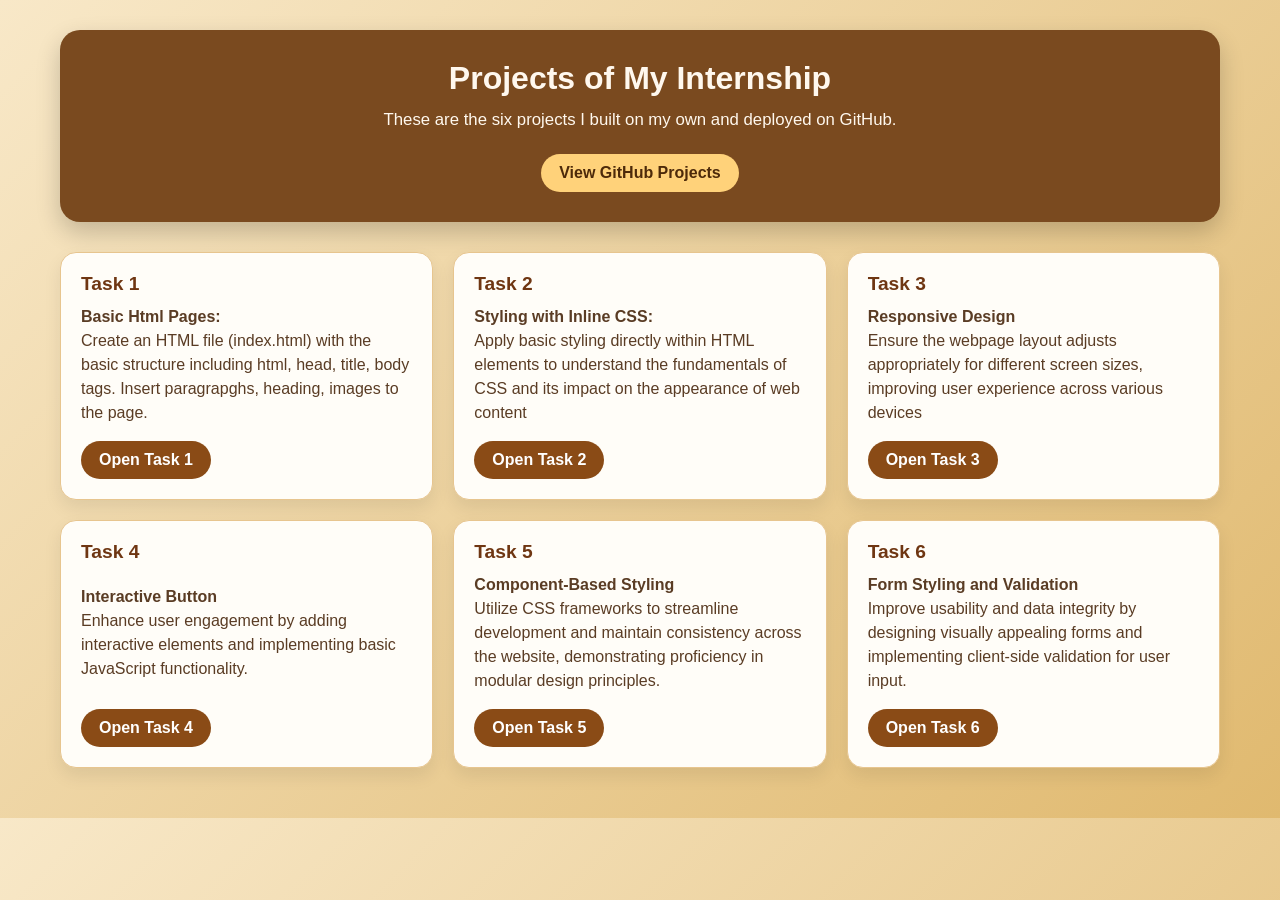
<file: index.html>
<!DOCTYPE html>
<html lang="en">
<head>
    <meta charset="UTF-8">
    <meta name="viewport" content="width=device-width, initial-scale=1.0">
    <title>Internship Projects</title>
    <style>
        * {
            box-sizing: border-box;
        }

        body {
            margin: 0;
            font-family: 'Segoe UI', Tahoma, Geneva, Verdana, sans-serif;
            background: linear-gradient(135deg, #f8e8c8, #e0b96f);
            color: #3d2b1f;
        }

        .page {
            max-width: 1200px;
            margin: 0 auto;
            padding: 30px 20px 50px;
        }

        .hero {
            text-align: center;
            background: #7a4a1f;
            color: #fff8ee;
            padding: 30px 20px;
            border-radius: 20px;
            box-shadow: 0 10px 25px rgba(0, 0, 0, 0.2);
            margin-bottom: 30px;
        }

        .hero h1 {
            margin: 0 0 10px;
            font-size: 2rem;
        }

        .hero p {
            margin: 0 auto 20px;
            max-width: 700px;
            font-size: 1.05rem;
            line-height: 1.6;
        }

        .github-btn,
        .task-btn {
            display: inline-block;
            text-decoration: none;
            padding: 10px 18px;
            border-radius: 999px;
            font-weight: 600;
            transition: 0.3s ease;
        }

        .github-btn {
            background: #ffd27a;
            color: #4d2a0a;
        }

        .github-btn:hover,
        .task-btn:hover {
            transform: translateY(-2px);
            box-shadow: 0 6px 12px rgba(0, 0, 0, 0.15);
        }

        .task-grid {
            display: grid;
            grid-template-columns: repeat(auto-fit, minmax(350px, 1fr));
            gap: 20px;
        }

        .task-card {
            background: #fffdf8;
            border: 1px solid #e7c58f;
            border-radius: 16px;
            padding: 20px;
            box-shadow: 0 8px 18px rgba(0, 0, 0, 0.08);
            display: flex;
            flex-direction: column;
            justify-content: space-between;
        }

        .task-card h3 {
            margin: 0 0 10px;
            font-size: 1.2rem;
            color: #6f3612;
        }
        .task-card h3:hover{
            text-decoration:underline;
        }


        .task-card p {
            margin: 0 0 16px;
            line-height: 1.5;
            color: #5a3c24;
        }

        .task-btn {
            background: #8a4b16;
            color: #fff;
            align-self: flex-start;
        }

        @media (max-width: 600px) {
            .hero h1 {
                font-size: 1.6rem;
            }

            .task-card {
                padding: 16px;
            }
        }
    </style>
</head>
<body>
    <div class="page">
        <header class="hero">
            <h1>Projects of My Internship</h1>
            <p>These are the six projects I built on my own and deployed on GitHub.</p>
            <a class="github-btn" href="https://github.com/princypatel-creator/intenship-projects">View GitHub Projects</a>
        </header>

        <section class="task-grid">
            <article class="task-card">
                <h3>Task 1</h3>
                <p><b>Basic Html Pages:</b><br> Create an HTML file (index.html) with the basic structure including html, head, title, body tags. Insert paragrapghs, heading, images to the page. </p>
                <a class="task-btn" href="index1.html">Open Task 1</a>
            </article>

            <article class="task-card">
                <h3>Task 2</h3>
                <p><b>Styling with Inline CSS:</b><br>Apply basic styling directly within HTML elements to understand the fundamentals of CSS and its impact on the appearance of web content</p>
                <a class="task-btn" href="index2.html">Open Task 2</a>
            </article>

            <article class="task-card">
                <h3>Task 3</h3>
                <p><b>Responsive Design</b><br>Ensure the webpage layout adjusts appropriately for different screen sizes, improving user experience across various devices</p>
                <a class="task-btn" href="index3.html">Open Task 3</a>
            </article>

            <article class="task-card">
                <h3>Task 4</h3>
                <p><b>Interactive Button</b><br>Enhance user engagement by adding interactive elements and implementing basic JavaScript functionality.</p>
                <a class="task-btn" href="index4.html">Open Task 4</a>
            </article>

            <article class="task-card">
                <h3>Task 5</h3>
                <p><b> Component-Based Styling</b><br>Utilize CSS frameworks to streamline
development and maintain consistency across the website, demonstrating proficiency in modular design principles.</p>
                <a class="task-btn" href="index5.html">Open Task 5</a>
            </article>

            <article class="task-card">
                <h3>Task 6</h3>
                <p><b>Form Styling and Validation</b><br>Improve usability and data integrity by designing visually appealing forms and implementing client-side validation for user input.</p>
                <a class="task-btn" href="index6.html">Open Task 6</a>
            </article>
        </section>
    </div>
</body>
</html>
</file>
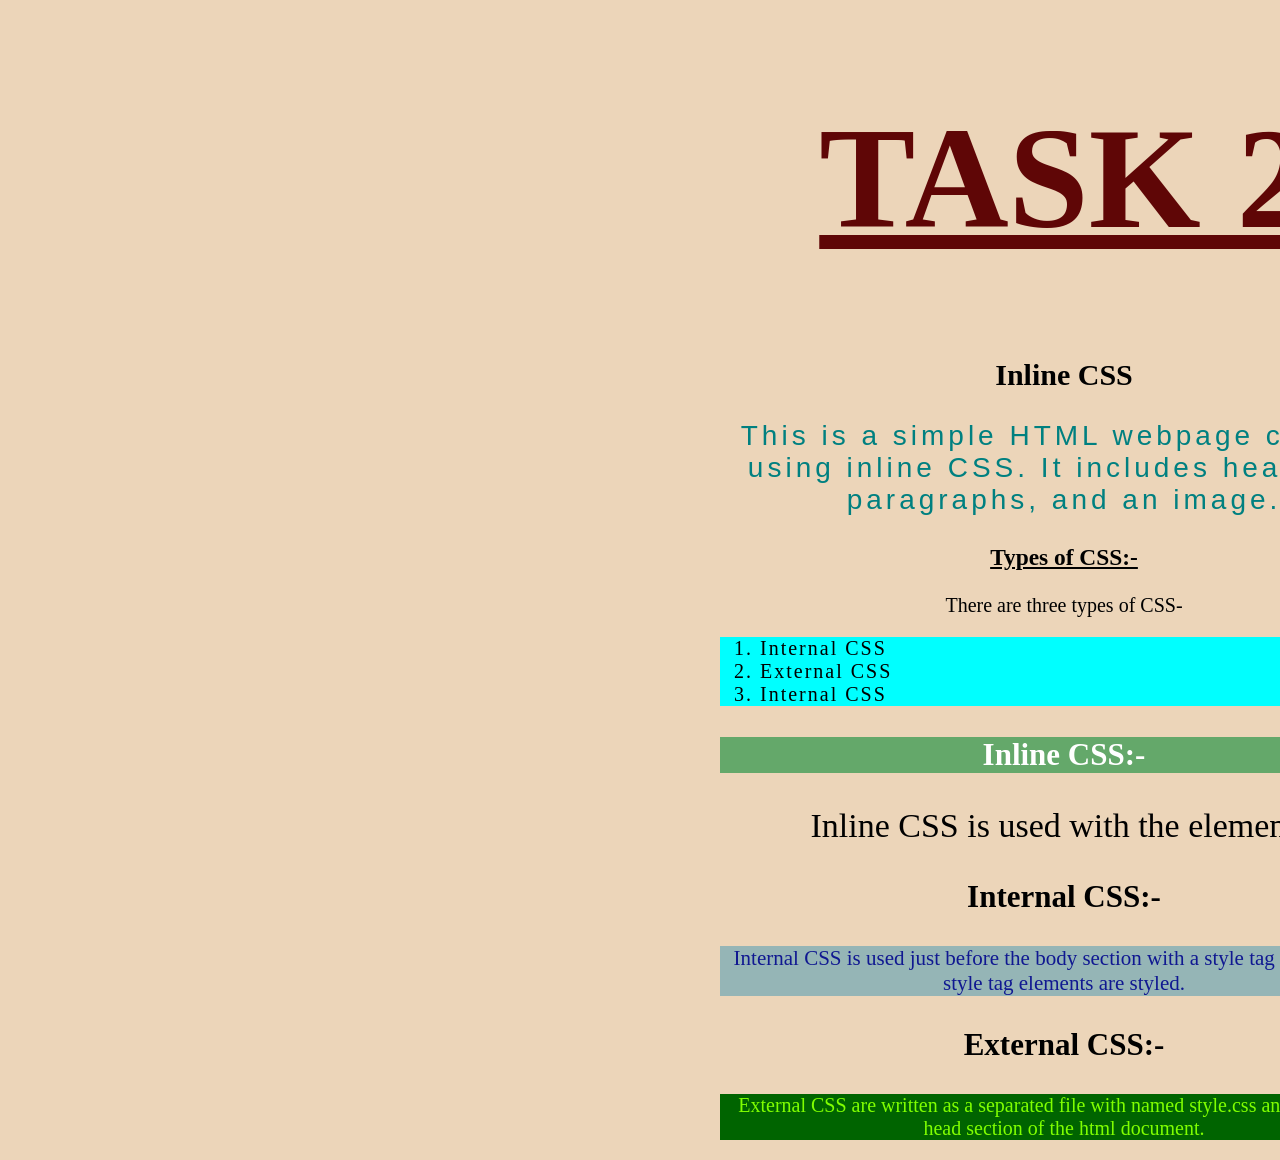
<file: imdex2.html>
<!DOCTYPE html>
<html lang="en">
<head>
    <meta charset="UTF-8">
    <meta name="viewport" content="width=device-width, initial-scale=1.0">
    <title>task 2</title>
</head>
<body style="width:43rem; height:auto; margin-left:45rem; background-color:rgb(236, 213, 185);text-align:center; font-size:20px;">
    <h1 style="color:rgb(95, 6, 6); text-decoration:underline;font-size:9rem;">TASK 2</h1>
    <h2> Inline CSS</h2>
    <p style="font-family: 'Segoe UI', Tahoma, Geneva, Verdana, sans-serif; letter-spacing:4px; font-size:28px;color:teal;">  This is a simple HTML webpage created using inline CSS. It includes headings,
    paragraphs, and an image.</p>
    <h3 style="text-decoration:underline;">Types of CSS:-</h3>
    <p>There are three types of CSS-
        <ol style="background-color:aqua;text-align:left; letter-spacing: 2px;">
            <li>Internal CSS</li>
            <li> External CSS</li>
            <li>Internal CSS</li>  
        </ol> </p>
        <h3 style="background-color:rgb(100, 168, 106); color: white; font-size: 31px;">Inline CSS:-</h3>
        <p style="font-size:34px;">Inline CSS is used with the elements.</p>
        <h3 style="font-size:31px;"> Internal CSS:-</h3>
        <p style="background-color: rgb(149, 181, 182); color:rgb(16, 24, 145); font-size:21px;"> Internal CSS is used just before the body section with a style tag and under the style tag elements are styled. </p>
        <h3 style="font-size:31px;">External CSS:-</h3>
        <p style="font-family:cursive; color:chartreuse; background-color: darkgreen;"> External CSS are written as a separated file with named style.css and are inked in head section of the html document.</p>
</body>
</html>
</file>
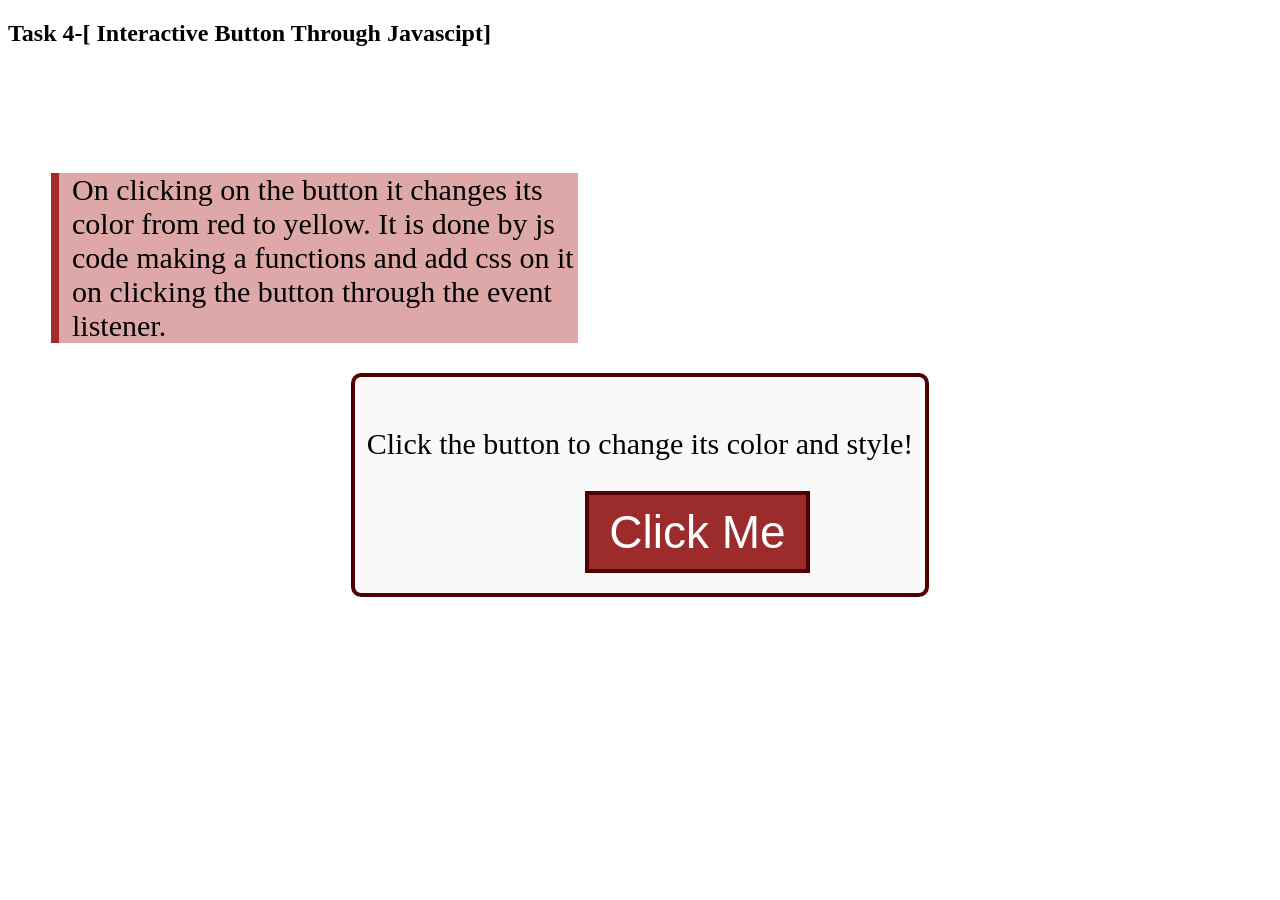
<file: index4.html>
<!DOCTYPE html>
<html lang="en">

<head>
    <meta charset="UTF-8">
    <meta name="viewport" content="width=device-width, initial-scale=1.0">
    <title>Document</title>
    <style>
        p {
            font-size: 30px;
            font-family: cursive;
        }

        .para {
            font-size: 30px;
            font-family: cursive;
            margin-top: 10%;
            width: 40%;
            height: 40%;
            margin-left: 43px;
            place-self: center;
            padding-left: 13px;
            background-color: #dfa8a8;
            border-left: 8px solid brown;
        }

        #myButton {
            place-content: center;
            margin-left: 40%;
            padding: 10px 20px;
            font-size: 46px;
            background-color: rgb(156, 44, 44);
            border: 4px solid #500202;
            cursor: pointer;
            color: white;
        }

        dialog {
            border: 4px solid #500202;
            padding: 20px 12px;
            background-color: #f9f9f9;
            border-radius: 10px;
        }
    </style>
</head>

<body>
    <h2>Task 4-[ Interactive Button Through Javascipt]</h2>
    <p class="para"> On clicking on the button it changes its color from red to yellow. It is done by js code making a
        functions and add css on it on clicking the button through the event listener.</p>
    <dialog open>
        <p>Click the button to change its color and style!</p>

        <button id="myButton">Click Me</button>
    </dialog>
    <script>
        const button = document.getElementById('myButton');
        let flag = 0;
        button.addEventListener('click', () => {
            if (flag === 0) {
                button.style.backgroundColor = 'yellow';
                button.style.color = 'black';
                button.style.border = '4px solid #000000';
                button.style.fontSize = '50px';
                button.style.borderRadius = '20px';
                flag = 1;
            } else {
                button.style.backgroundColor = 'rgb(156, 44, 44)';
                button.style.color = 'white';
                button.style.border = '4px solid #500202';
                button.style.fontSize = '46px';
                flag = 0;
            }
        });
    </script>
</body>

</html>
</file>
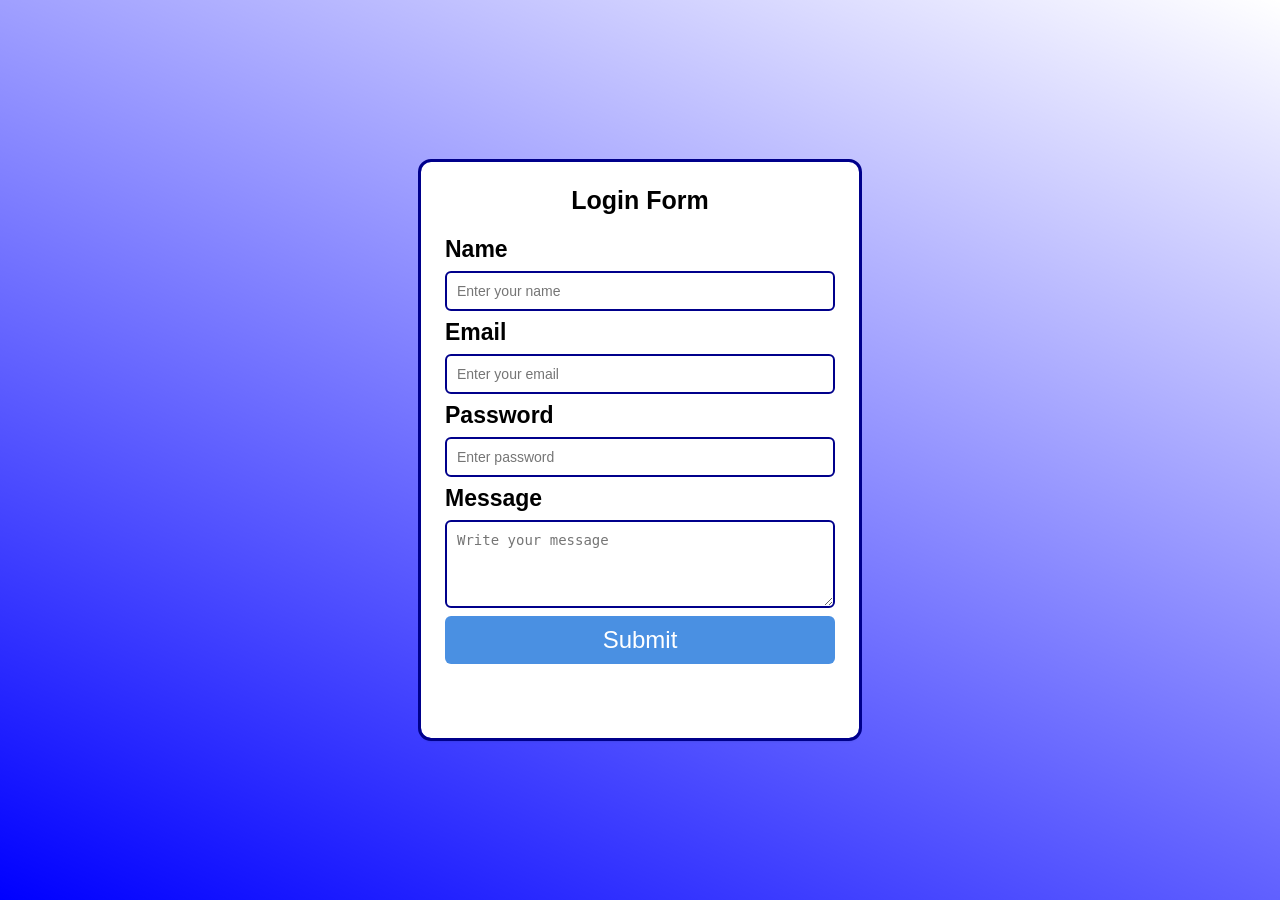
<file: index6.html>
<!DOCTYPE html>
<html lang="en">
<head>
  <meta charset="UTF-8">
  <meta name="viewport" content="width=device-width, initial-scale=1.0">
  <title>Simple Form</title>
  <style>
    body {
  font-family: Arial, sans-serif;
 background:linear-gradient(23deg, blue, transparent);
  display: flex;
  justify-content: center;
  align-items: center;
  min-height: 100vh;
  margin: 0;
}

.form-box {
  background:white;
  padding: 24px;
  width: 390px;
  border-radius: 10px;
  outline: 3px solid darkblue;
  box-shadow: 0 4px 2px rgba(13, 53, 53, 0.1);
}

h2 {
  margin-top: 0;
  font-size:25px;
  text-align: center;
}
h2:hover{
    text-decoration:underline;
    font-weight:bold;
}

form {
  display: flex;
  flex-direction: column;
  gap: 8px;
  font-size:23px;
}

label {
  font-weight: bold;
}

input, textarea, button {
  padding: 10px;
  border: 2px solid darkblue;
  border-radius: 6px;
  font-size: 14px;
}
input:hover, textarea:hover {
    background-color:lightblue;
    color:black;
    font-weight:bold;
}
button {
  background: #4a90e2;
  color: white;
  cursor: pointer;
  border: none;
  font-size:24px;
}

button:hover {
  background: none;
  color:black;
  border:3px solid #4a90e2;
}

#error {
  margin-top: 8px;
  color: red;
  font-size: 14px;
  min-height: 20px;
}

  </style>
</head>
<body>
  <div class="form-box">
    <h2>Login Form</h2>
    <form id="form">
      <label>Name</label>
      <input type="text" name="name" placeholder="Enter your name">
      <label>Email</label>
      <input type="email" name="email" placeholder="Enter your email">
      <label>Password</label>
      <input type="password" name="password" placeholder="Enter password">
      <label>Message</label>
      <textarea name="message" rows="4" placeholder="Write your message"></textarea>
      <button type="submit">Submit</button>
      <p id="error"></p>
    </form>
  </div>
  <script>
  const form = document.getElementById('form');
const error = document.getElementById('error');

form.addEventListener('submit', function(e) {
  e.preventDefault();
  const name = form.name.value.trim();
  const email = form.email.value.trim();
  const password = form.password.value.trim();
  const message = form.message.value.trim();
  let msg = '';

  if (!name) msg = 'Name is required';
  else if (!email.includes('@')) msg = 'Enter a valid email';
  else if(!email.includes('.com'))msg = 'Enter a valid email (includes .com)';
  else if (password.length < 6) msg = 'Password must be at least 6 characters';
  else if (!message) msg = 'Message is required';
  else { msg = 'Form submitted successfully!'; form.reset(); }

  error.style.color = msg.includes('success') ? 'green' : 'red';
  error.textContent = msg;
});
</script>
</body>
</html>
</file>
